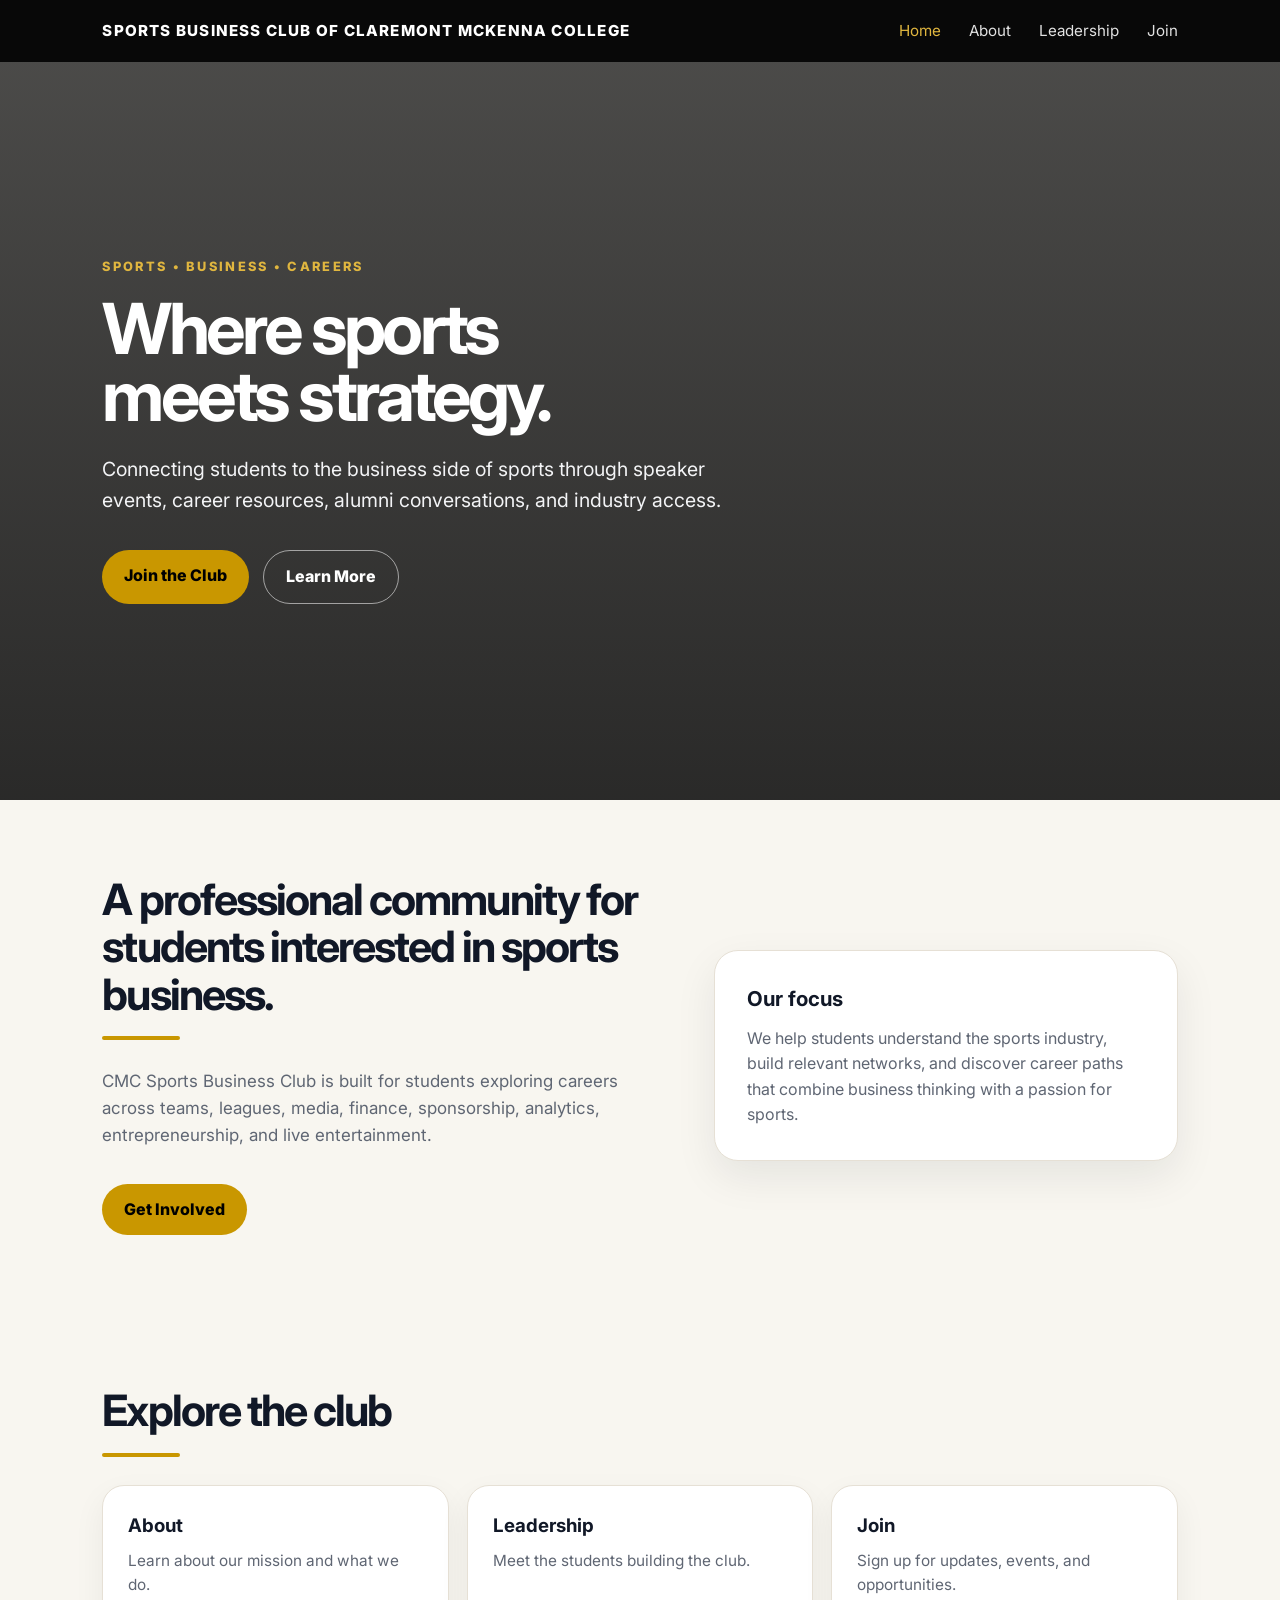
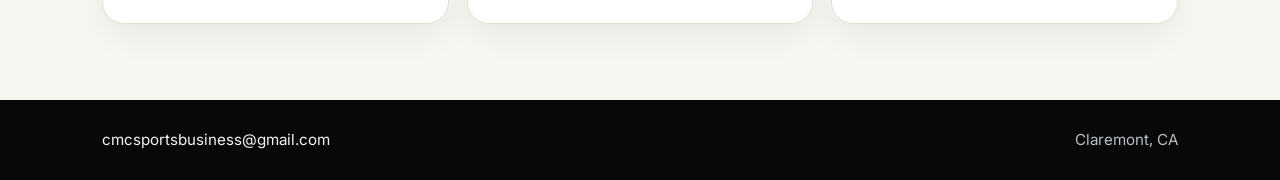
<file: index.html>
<!DOCTYPE html>
<html lang="en">
<head>
  <meta charset="UTF-8" />
  <meta name="viewport" content="width=device-width, initial-scale=1.0" />
  <title>Sports Business Club of Claremont McKenna College</title>

  <link rel="preconnect" href="https://fonts.googleapis.com">
  <link rel="preconnect" href="https://fonts.gstatic.com" crossorigin>
  <link href="https://fonts.googleapis.com/css2?family=Inter:wght@400;500;600;700;800;900&display=swap" rel="stylesheet">

  <link rel="stylesheet" href="style.css" />
</head>

<body>

  <header>
    <div class="logo">Sports Business Club of Claremont McKenna College</div>

    <nav>
      <a class="active" href="index.html">Home</a>
      <a href="about.html">About</a>
      <a href="leadership.html">Leadership</a>
      <a href="join.html">Join</a>
    </nav>
  </header>

  <main>

    <section class="hero">
      <div class="hero-content">

        <div class="eyebrow">
          SPORTS • BUSINESS • CAREERS
        </div>

        <h1>
          Where sports<br>
          meets strategy.
        </h1>

        <p>
          Connecting students to the business side of sports through speaker events,
          career resources, alumni conversations, and industry access.
        </p>

        <div class="button-row">
          <a href="join.html" class="btn btn-primary">
            Join the Club
          </a>

          <a href="about.html" class="btn btn-secondary">
            Learn More
          </a>
        </div>

      </div>
    </section>

    <section>

      <div class="home-grid">

        <div>

          <h2 class="section-title">
            A professional community for students interested in sports business.
          </h2>

          <div class="gold-line"></div>

          <p class="section-intro">
            CMC Sports Business Club is built for students exploring careers across teams,
            leagues, media, finance, sponsorship, analytics, entrepreneurship,
            and live entertainment.
          </p>

          <a href="join.html" class="btn btn-primary">
            Get Involved
          </a>

        </div>

        <div class="info-card">

          <h3>Our focus</h3>

          <p>
            We help students understand the sports industry, build relevant
            networks, and discover career paths that combine business thinking
            with a passion for sports.
          </p>

        </div>

      </div>

    </section>

    <section>

      <h2 class="section-title">
        Explore the club
      </h2>

      <div class="gold-line"></div>

      <div class="quick-links">

        <a class="quick-link" href="about.html">
          <h3>About</h3>
          <p>Learn about our mission and what we do.</p>
        </a>

        <a class="quick-link" href="leadership.html">
          <h3>Leadership</h3>
          <p>Meet the students building the club.</p>
        </a>

        <a class="quick-link" href="join.html">
          <h3>Join</h3>
          <p>Sign up for updates, events, and opportunities.</p>
        </a>

      </div>

    </section>

  </main>

  <footer>
    <a href="mailto:cmcsportsbusiness@gmail.com">
  cmcsportsbusiness@gmail.com
</a>
    <span>Claremont, CA</span>
  </footer>
</body>
</html>
</file>
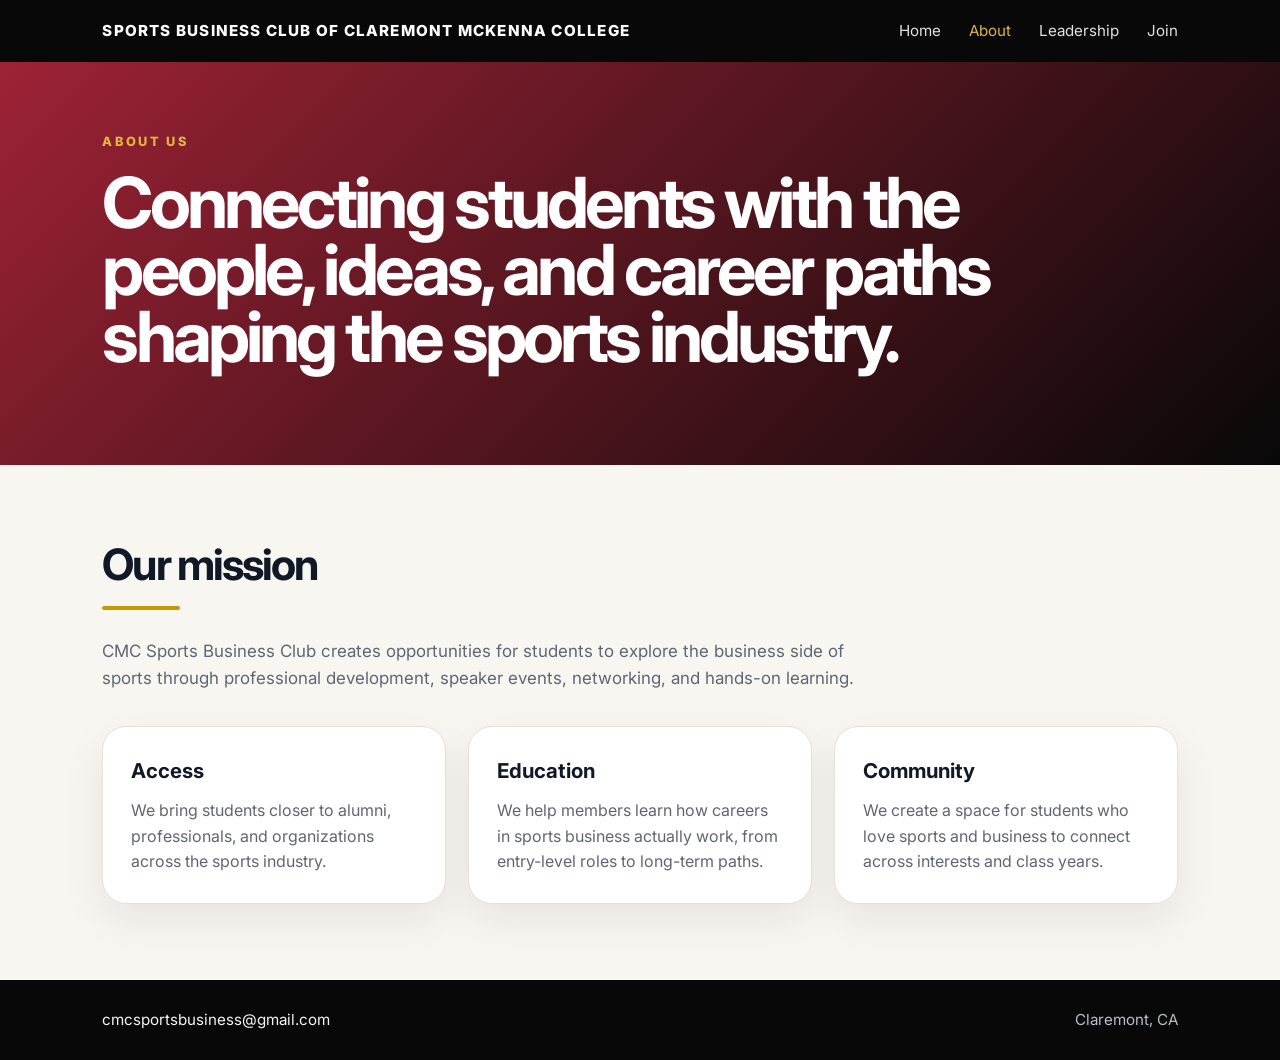
<file: about.html>
<!DOCTYPE html>
<html lang="en">
<head>
  <meta charset="UTF-8" />
  <meta name="viewport" content="width=device-width, initial-scale=1.0" />
  <title>About | Sports Business Club of Claremont McKenna College</title>
  <link rel="preconnect" href="https://fonts.googleapis.com">
  <link rel="preconnect" href="https://fonts.gstatic.com" crossorigin>
  <link href="https://fonts.googleapis.com/css2?family=Inter:wght@400;500;600;700;800;900&display=swap" rel="stylesheet">
  <link rel="stylesheet" href="style.css" />
</head>
<body>
  <header>
    <div class="logo">Sports Business Club of Claremont McKenna College</div>
    <nav>
      <a href="index.html">Home</a>
      <a class="active" href="about.html">About</a>
      <a href="leadership.html">Leadership</a>
      <a href="join.html">Join</a>
    </nav>
  </header>

  <main>
    <div class="page-hero">
      <div class="eyebrow">About Us</div>
      <h1>Connecting students with the people, ideas, and career paths shaping the sports industry.</h1>
    </div>

    <section>
      <h2 class="section-title">Our mission</h2>
      <div class="gold-line"></div>
      <p class="section-intro">CMC Sports Business Club creates opportunities for students to explore the business side of sports through professional development, speaker events, networking, and hands-on learning.</p>
      <div class="cards">
        <div class="card"><h3>Access</h3><p>We bring students closer to alumni, professionals, and organizations across the sports industry.</p></div>
        <div class="card"><h3>Education</h3><p>We help members learn how careers in sports business actually work, from entry-level roles to long-term paths.</p></div>
        <div class="card"><h3>Community</h3><p>We create a space for students who love sports and business to connect across interests and class years.</p></div>
      </div>
    </section>
  </main>

  <footer>
    <a href="mailto:cmcsportsbusiness@gmail.com">
  cmcsportsbusiness@gmail.com
</a>
    <span>Claremont, CA</span>
    
  </footer>
</body>
</html>
</file>
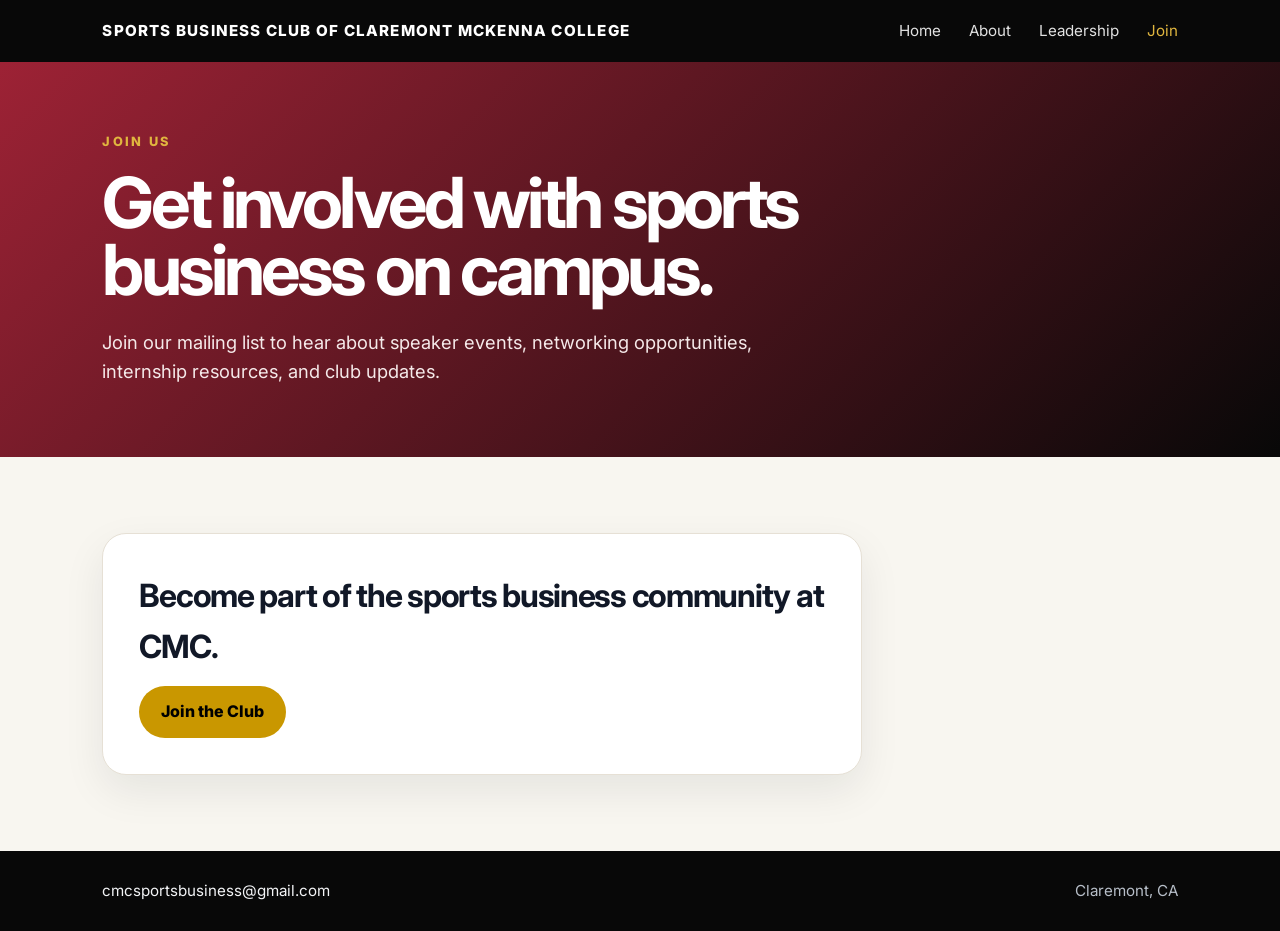
<file: join.html>
<!DOCTYPE html>
<html lang="en">
<head>
  <meta charset="UTF-8" />
  <meta name="viewport" content="width=device-width, initial-scale=1.0" />
  <title>Join | Sports Business Club of Claremont McKenna College</title>
  <link rel="preconnect" href="https://fonts.googleapis.com">
  <link rel="preconnect" href="https://fonts.gstatic.com" crossorigin>
  <link href="https://fonts.googleapis.com/css2?family=Inter:wght@400;500;600;700;800;900&display=swap" rel="stylesheet">
  <link rel="stylesheet" href="style.css" />
</head>
<body>
  <header>
    <div class="logo">Sports Business Club of Claremont McKenna College</div>
    <nav>
      <a href="index.html">Home</a>
      <a href="about.html">About</a>
      <a href="leadership.html">Leadership</a>
      <a class="active" href="join.html">Join</a>
    </nav>
  </header>

  <main>
    <div class="page-hero">
      <div class="eyebrow">Join Us</div>
      <h1>Get involved with sports business on campus.</h1>
      <p>Join our mailing list to hear about speaker events, networking opportunities, internship resources, and club updates.</p>
    </div>

    <section>
      <div class="join-card">
        <h2>Become part of the sports business community at CMC.</h2>
        <a class="btn btn-primary" href="https://docs.google.com/forms/d/e/1FAIpQLSfHT02JwRj2D5GM7RITT6T_4vFL4lQVydDvP5WFFoneQjzYiQ/viewform?usp=sharing&ouid=111047308454157987511"target="_blank">Join the Club</a>
      </div>
    </section>
  </main>
  

  <footer>
    <a href="mailto:cmcsportsbusiness@gmail.com">
  cmcsportsbusiness@gmail.com
</a>
    <span>Claremont, CA</span>
  </footer>
</body>
</html>
</file>
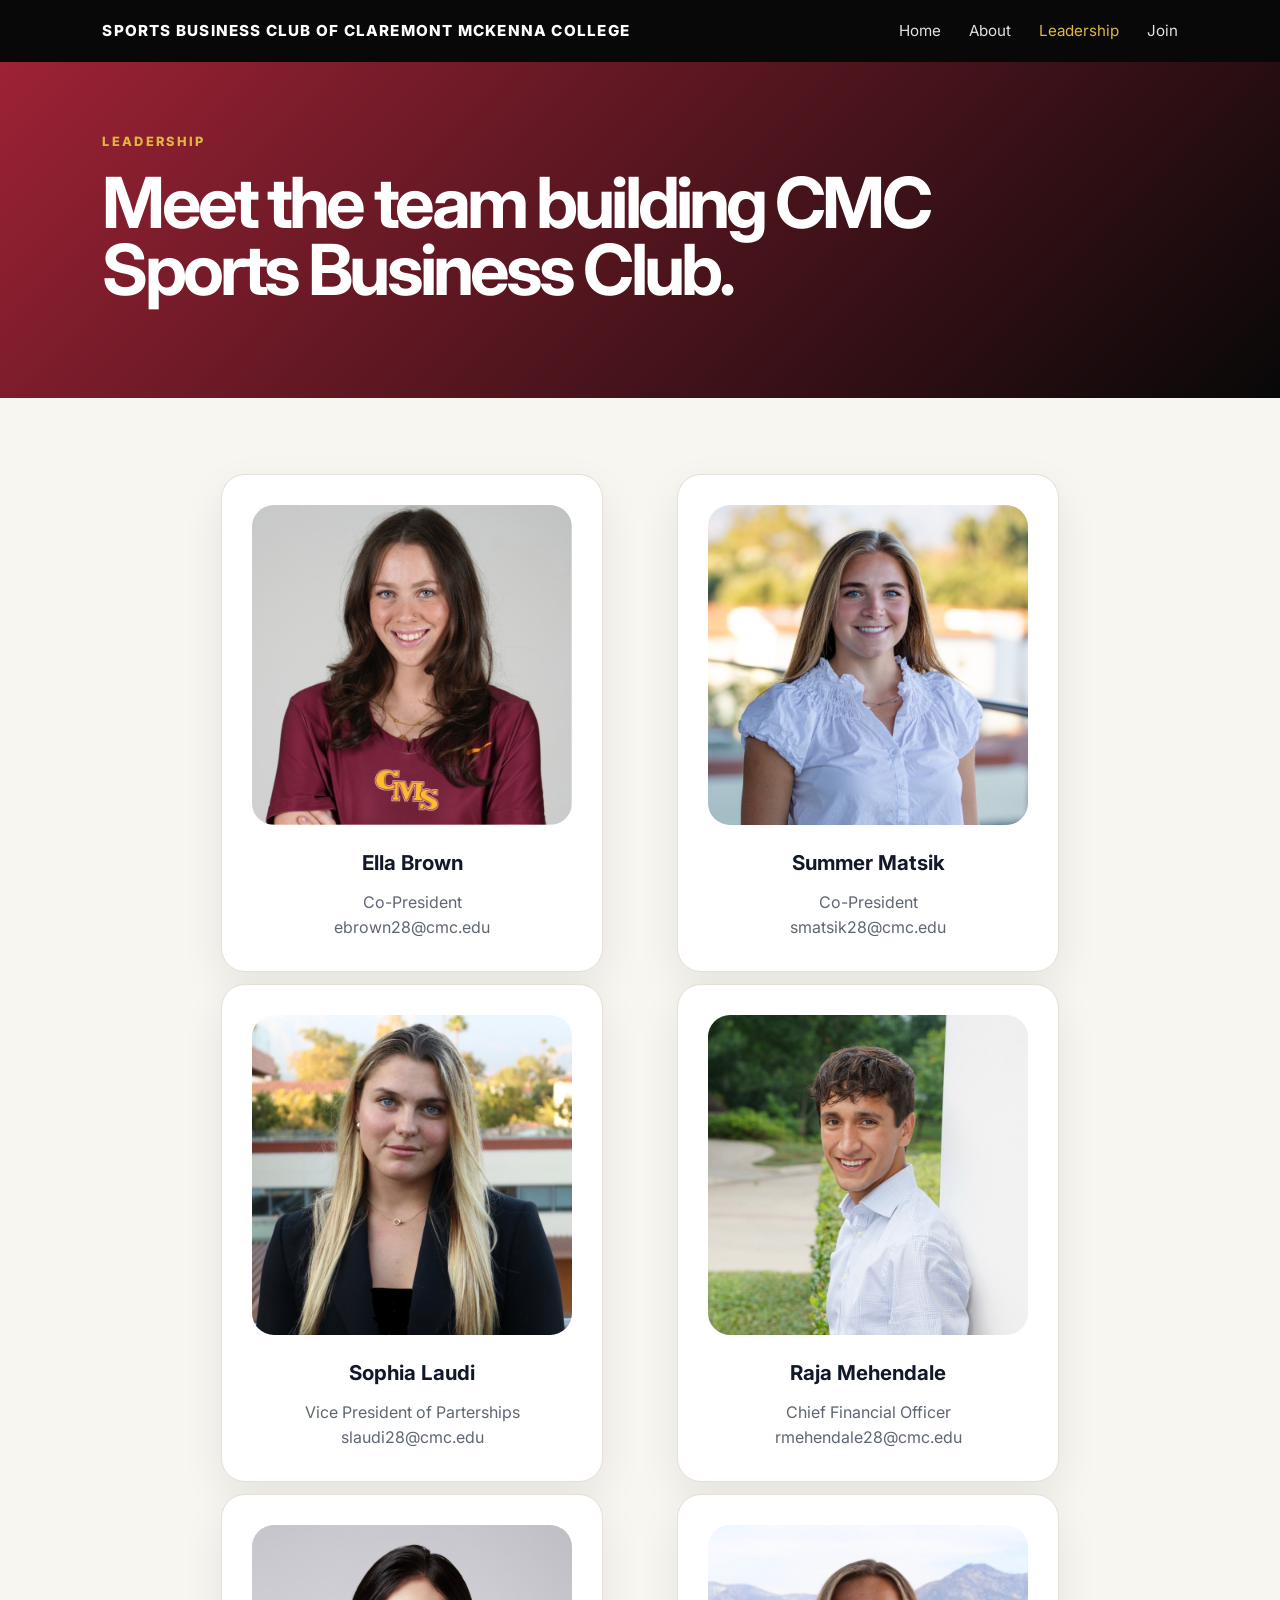
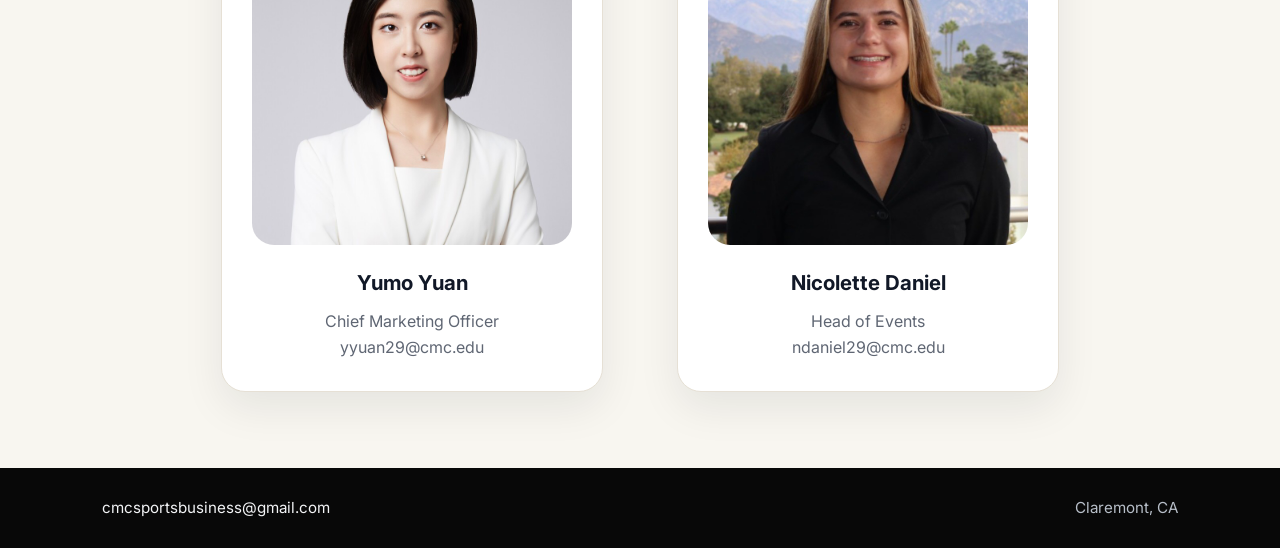
<file: leadership.html>
<!DOCTYPE html>
<html lang="en">
<head>
  <meta charset="UTF-8" />
  <meta name="viewport" content="width=device-width, initial-scale=1.0" />
  <title>Leadership | Sports Business Club of Claremont McKenna College</title>
  <link rel="preconnect" href="https://fonts.googleapis.com">
  <link rel="preconnect" href="https://fonts.gstatic.com" crossorigin>
  <link href="https://fonts.googleapis.com/css2?family=Inter:wght@400;500;600;700;800;900&display=swap" rel="stylesheet">
  <link rel="stylesheet" href="style.css" />
</head>
<body>
  <header>
    <div class="logo">Sports Business Club of Claremont McKenna College</div>
    <nav>
      <a href="index.html">Home</a>
      <a href="about.html">About</a>
      <a class="active" href="leadership.html">Leadership</a>
      <a href="join.html">Join</a>
    </nav>
  </header>

  <main>
    <div class="page-hero">
      <div class="eyebrow">Leadership</div>
      <h1>Meet the team building CMC Sports Business Club.</h1>
    </div>

    <section>
      <div class="team">
        <div class="person"><img class="photo" src="ella.jpg" alt="Ella Brown"><h3>Ella Brown</h3><p>Co-President</p><p class="email">
    ebrown28@cmc.edu
  </p></div>
        <div class="person"><img class="photo" src="summer.jpg" alt="Summer Matsik"><h3>Summer Matsik</h3><p>Co-President</p><p class="email">
    smatsik28@cmc.edu
  </p></div>
        <div class="person"><img class="photo" src="sophia.jpg" alt="Sophia Laudi"><h3>Sophia Laudi</h3><p>Vice President of Parterships</p><p class="email">
    slaudi28@cmc.edu
  </p></div>
        <div class="person"><img class="photo" src="raja.jpg" alt="Raja Mehendale"><h3>Raja Mehendale</h3><p>Chief Financial Officer</p><p class="email">
    rmehendale28@cmc.edu
  </p></div>
        <div class="person"><img class="photo" src="yumo.jpg" alt="Yumo Yuan"><h3>Yumo Yuan</h3><p>Chief Marketing Officer</p><p class="email">
    yyuan29@cmc.edu
  </p></div>
        <div class="person"><img class="photo" src="nicolette.jpg" alt="Nicolette Daniel"><h3>Nicolette Daniel</h3><p>Head of Events</p><p class="email">
    ndaniel29@cmc.edu
  </p></div>
      </div>
      </div>
      </div>
      </div>
    </section>
  </main>

  <footer>
    <a href="mailto:cmcsportsbusiness@gmail.com">
  cmcsportsbusiness@gmail.com
</a>
    <span>Claremont, CA</span>
  </footer>
</body>
</html>
</file>
<file: style.css>
:root {
  --dark: #080808;
  --cardinal: #9D2235;
  --cardinal-dark: #5C101D;
  --gold: #C99700;
  --gold-light: #E0B63F;
  --light: #F8F6F0;
  --text: #111827;
  --muted: #5F6673;
  --border: #E6E0D5;
}

* {
  margin: 0;
  padding: 0;
  box-sizing: border-box;
}

body {
  font-family: 'Inter', Arial, Helvetica, sans-serif;
  color: var(--text);
  background: var(--light);
  line-height: 1.6;
}

header {
  background: var(--dark);
  color: white;
  padding: 18px 8%;
  display: flex;
  justify-content: space-between;
  align-items: center;
  position: sticky;
  top: 0;
  z-index: 10;
}

.logo {
  font-weight: 800;
  letter-spacing: 0.08em;
  text-transform: uppercase;
  font-size: 0.95rem;
}

nav a {
  color: white;
  text-decoration: none;
  margin-left: 24px;
  font-size: 0.95rem;
  opacity: 0.88;
}

nav a:hover,
nav a.active {
  opacity: 1;
  color: var(--gold-light);
}

.hero {
  min-height: 82vh;
  background:
    linear-gradient(rgba(8, 8, 8, 0.72), rgba(8, 8, 8, 0.86)),
    url('https://images.unsplash.com/photo-1546519638-68e109498ffc?auto=format&fit=crop&w=1800&q=80');
  background-size: cover;
  background-position: center;
  color: white;
  display: flex;
  align-items: center;
  padding: 0 8%;
}

.hero-content {
  max-width: 790px;
}

.eyebrow {
  color: var(--gold-light);
  text-transform: uppercase;
  letter-spacing: 0.18em;
  font-size: 0.8rem;
  font-weight: 800;
  margin-bottom: 18px;
}

h1 {
  font-size: clamp(2.4rem, 5.5vw, 4.4rem);
  line-height: 0.95;
  margin-bottom: 24px;
  letter-spacing: -0.055em;
}

.hero p {
  font-size: 1.22rem;
  max-width: 650px;
  color: #F3F4F6;
  margin-bottom: 34px;
}

.button-row {
  display: flex;
  gap: 14px;
  flex-wrap: wrap;
}

.btn {
  display: inline-block;
  padding: 13px 22px;
  border-radius: 999px;
  text-decoration: none;
  font-weight: 800;
  transition: 0.2s ease;
}

.btn-primary {
  background: var(--gold);
  color: black;
}

.btn-primary:hover {
  background: var(--gold-light);
  transform: translateY(-2px);
}

.btn-secondary {
  border: 1px solid rgba(255, 255, 255, 0.55);
  color: white;
}

.btn-secondary:hover {
  border-color: white;
  color: var(--gold-light);
  transform: translateY(-2px);
}

.page-hero {
  background: linear-gradient(135deg, var(--cardinal), var(--dark));
  color: white;
  padding: 70px 8%;
}

.page-hero h1 {
  max-width: 920px;
}

.page-hero p {
  max-width: 720px;
  color: #F5E9E9;
  font-size: 1.15rem;
}

section {
  padding: 76px 8%;
}

.section-title {
  font-size: clamp(2rem, 4vw, 2.7rem);
  line-height: 1.1;
  margin-bottom: 18px;
  letter-spacing: -0.045em;
}

.gold-line {
  width: 78px;
  height: 4px;
  background: var(--gold);
  border-radius: 999px;
  margin: 18px 0 28px;
}

.section-intro {
  max-width: 780px;
  color: var(--muted);
  font-size: 1.06rem;
  margin-bottom: 34px;
}

.home-grid {
  display: grid;
  grid-template-columns: 1.1fr 0.9fr;
  gap: 44px;
  align-items: center;
}

.info-card,
.card,
.person,
.join-card {
  background: white;
  border: 1px solid var(--border);
  border-radius: 24px;
  box-shadow: 0 16px 42px rgba(15, 23, 42, 0.08);
}

.info-card {
  padding: 32px;
}

.info-card h3,
.card h3,
.person h3 {
  margin-bottom: 10px;
  font-size: 1.28rem;
}

.info-card p,
.card p,
.person p,
.join-card p {
  color: var(--muted);
}

.cards {
  display: grid;
  grid-template-columns: repeat(3, 1fr);
  gap: 22px;
}

.card {
  padding: 28px;
}

.quick-links {
  display: grid;
  grid-template-columns: repeat(3, 1fr);
  gap: 18px;
}

.quick-link {
  background: white;
  padding: 25px;
  border-radius: 22px;
  border: 1px solid var(--border);
  text-decoration: none;
  color: var(--text);
  box-shadow: 0 12px 32px rgba(15, 23, 42, 0.06);
  transition: 0.2s ease;
}

.quick-link:hover {
  transform: translateY(-4px);
  box-shadow: 0 18px 38px rgba(15, 23, 42, 0.1);
}

.quick-link h3 {
  margin-bottom: 8px;
}

.quick-link p {
  color: var(--muted);
  font-size: 0.96rem;
}

.team {
  display: grid;
  grid-template-columns: repeat(2, 1fr);
  gap: 12px;
  max-width: 900px;
  margin: 0 auto;
}

.person {
  padding: 30px;
  max-width: 400px;
  margin: 0 auto;
  text-align: center;
}

.photo {
  width: 100%;
  max-width: 320px;
  aspect-ratio: 1 / 1;
  object-fit: cover;
  border-radius: 22px;
  margin: 0 auto 22px;
  display: block;
}

.join-card {
  padding: 36px;
  max-width: 760px;
}

.join-card h2 {
  margin-bottom: 14px;
  font-size: 2rem;
  letter-spacing: -0.04em;
}

.join-card p {
  margin-bottom: 26px;
}

footer {
  background: var(--dark);
  color: #B7BEC8;
  padding: 28px 8%;
  display: flex;
  justify-content: space-between;
  gap: 16px;
  flex-wrap: wrap;
  font-size: 0.95rem;
}

footer a {
  color: #F3F4F6;
  text-decoration: none;
}

@media (max-width: 850px) {
  header {
    flex-direction: column;
    align-items: flex-start;
    gap: 14px;
  }

  nav a {
    margin-left: 0;
    margin-right: 16px;
    display: inline-block;
    margin-bottom: 6px;
  }

  .home-grid,
  .cards,
  .quick-links,
  .team {
    grid-template-columns: 1fr;
  }

  .hero {
    min-height: 76vh;
  }
  .contact-box {
  margin-top: 40px;
  padding: 30px;
  border: 1px solid var(--border);
  border-radius: 18px;
  text-align: center;
  background: white;
}
footer a {
  color: white;
  text-decoration: none;
}

footer a:hover {
  color: var(--gold-light);
}
}
</file>
